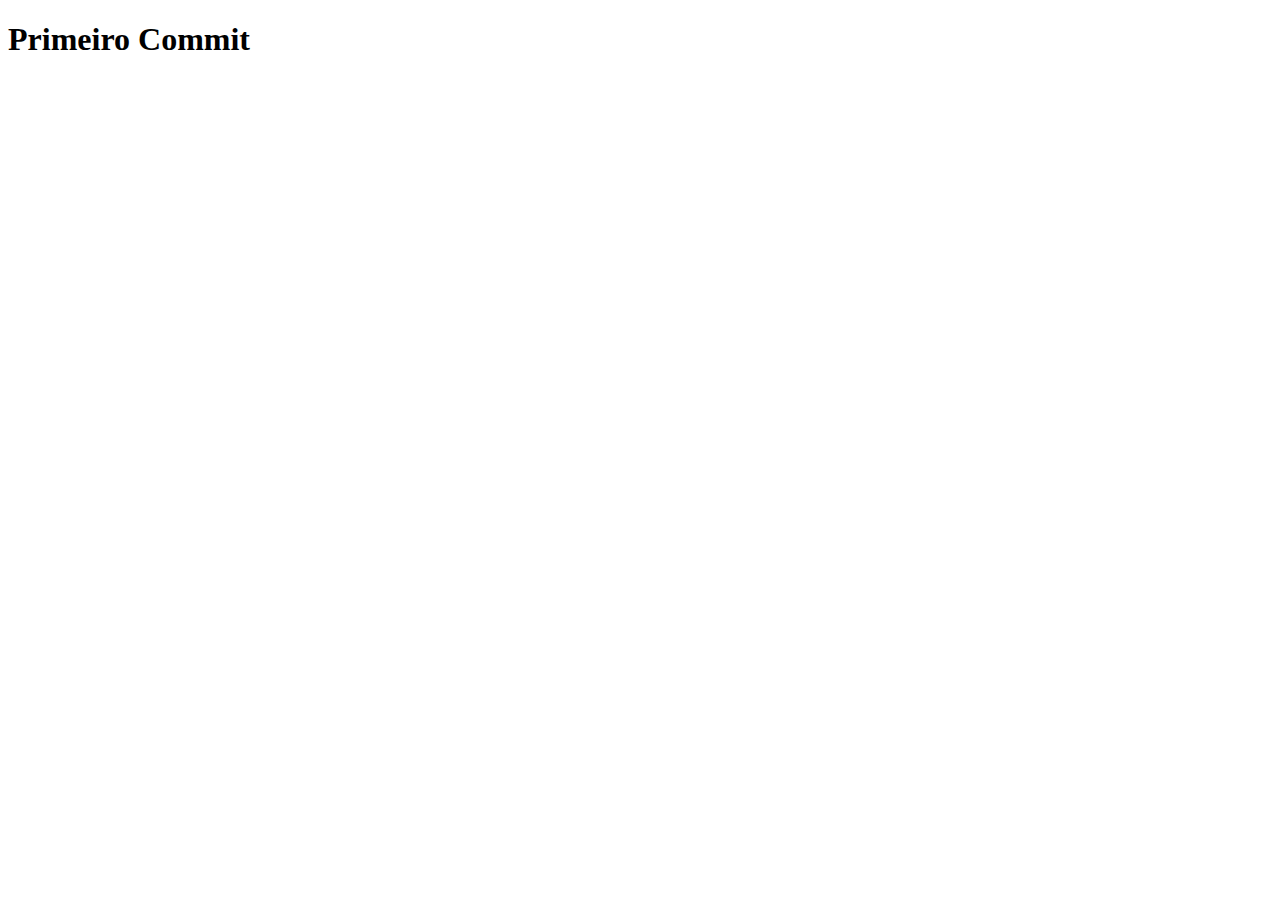
<file: index.html>
<!DOCTYPE html>
<html lang="pt-br">
<head>
    <meta charset="UTF-8">
    <meta name="viewport" content="width=device-width, initial-scale=1.0">
    <title>Sistema Financeiro</title>
</head>
<body>
    <h1>Primeiro Commit</h1>
</body>
</html>
</file>
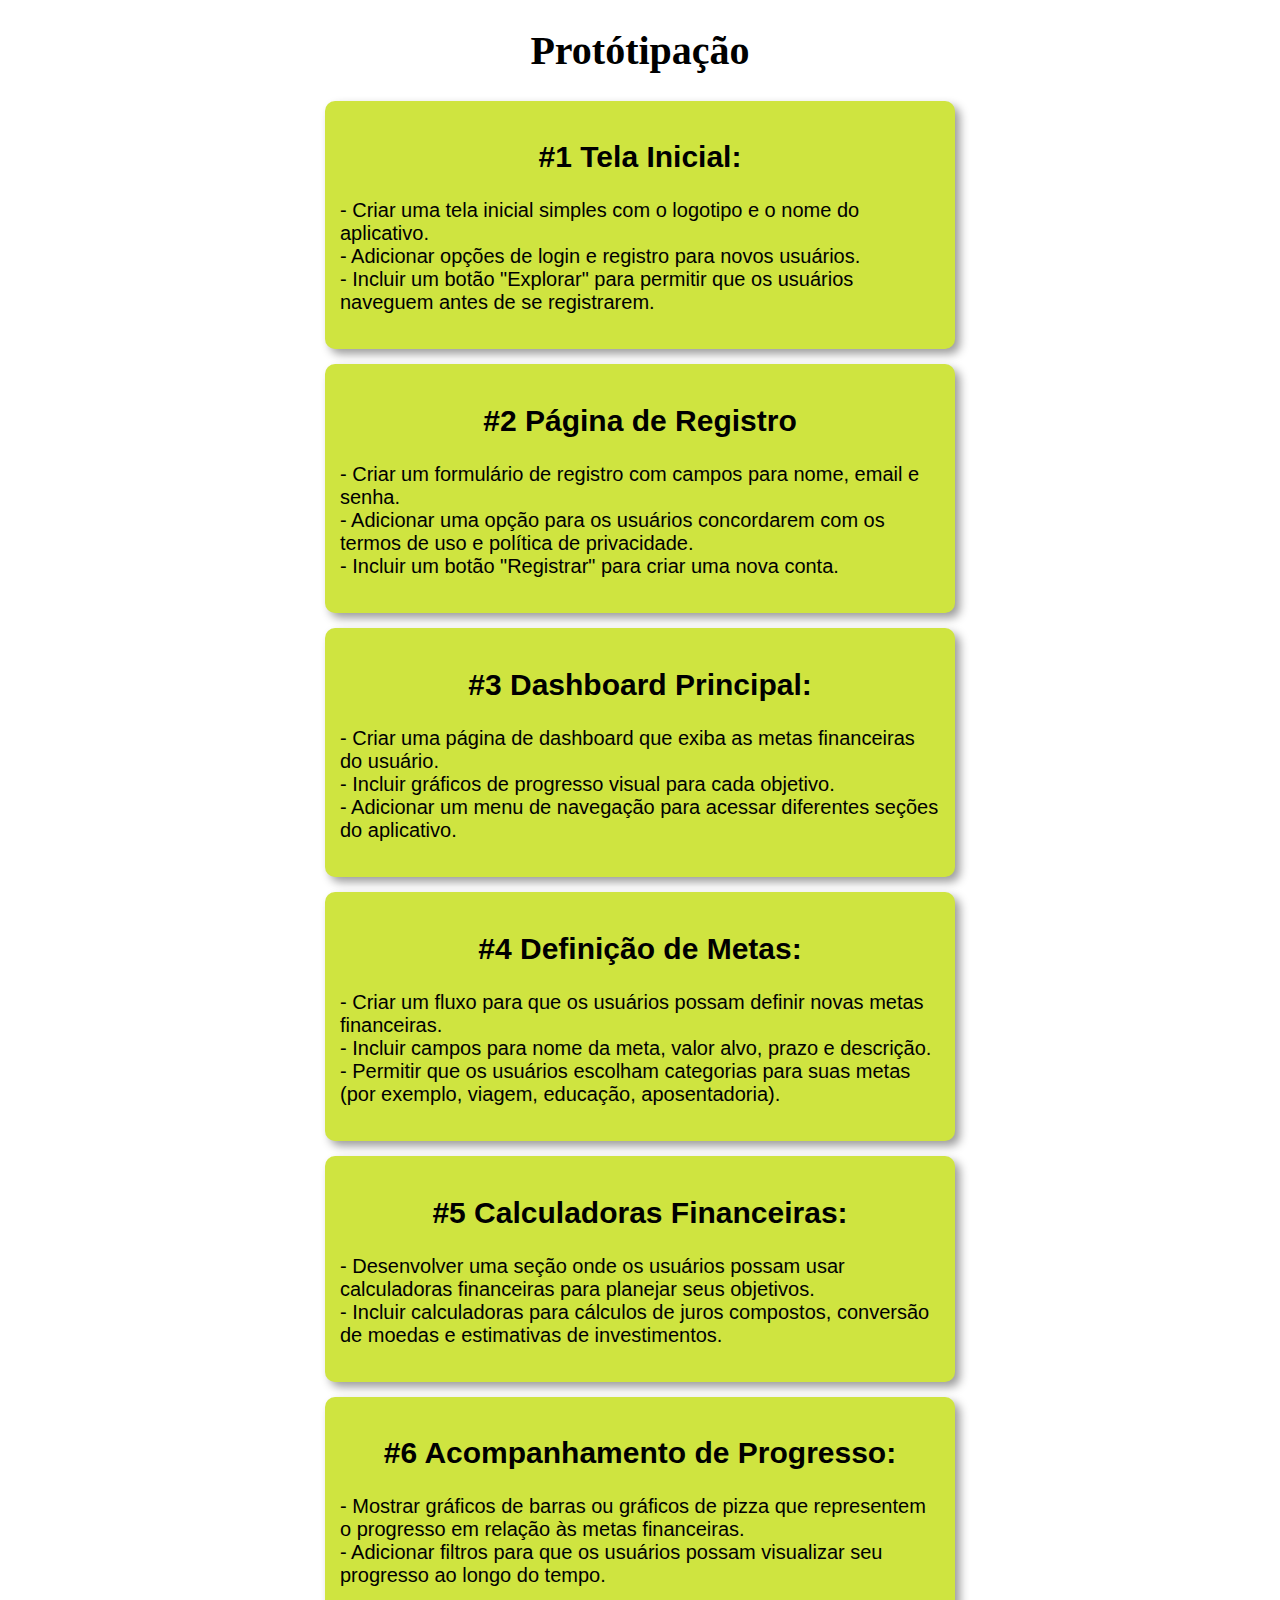
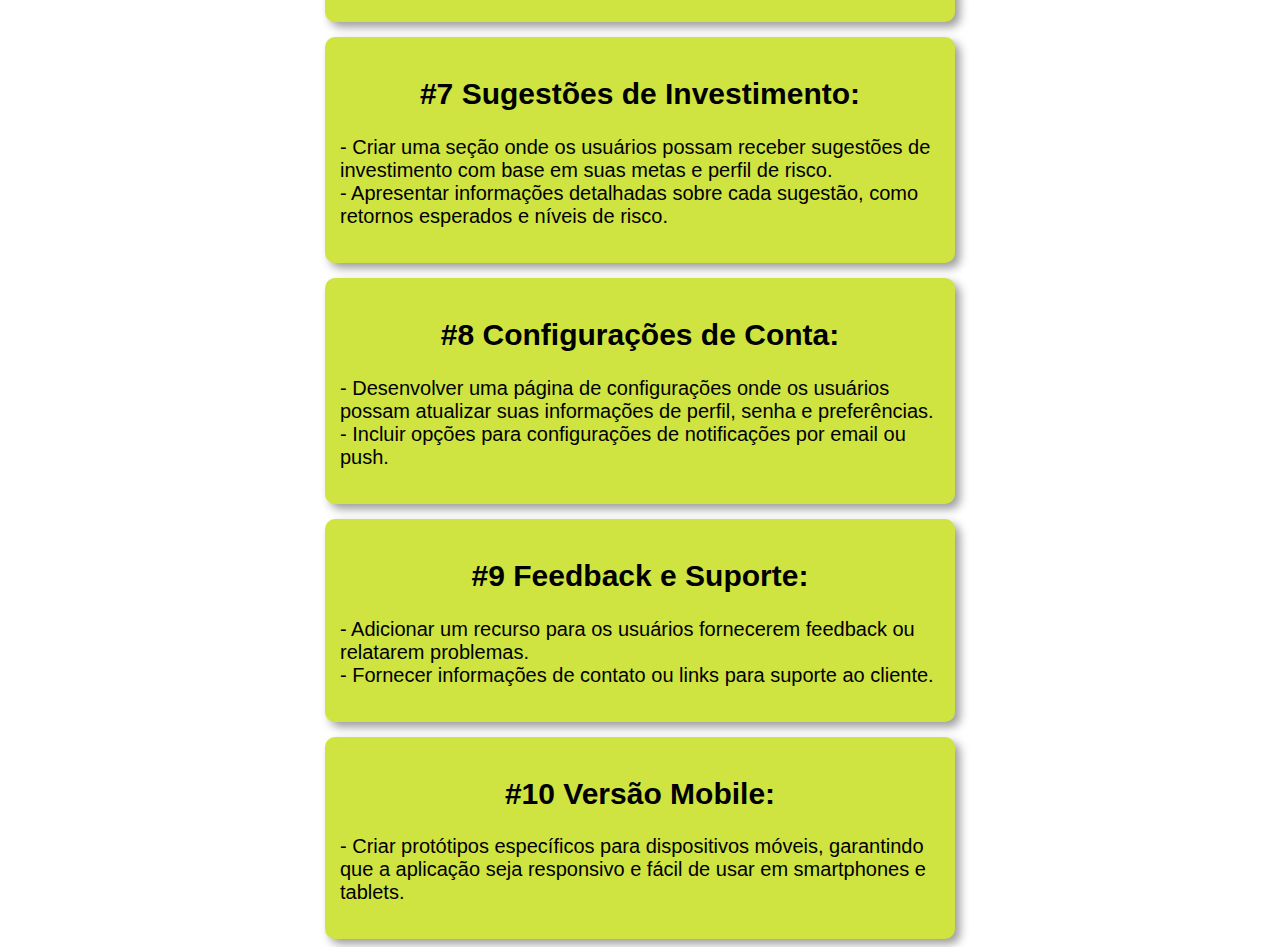
<file: Prototipação/index.html>
<!DOCTYPE html>
<html lang="pt-br">
<head>
    <meta charset="UTF-8">
    <meta name="viewport" content="width=device-width, initial-scale=1.0">
    <title>Protótipação</title>
    <link rel="stylesheet" href="style.css">
</head>
<body>
    <h1>Protótipação</h1>
    <section>
        <h2>#1 Tela Inicial:</h2>
            <p>
                - Criar uma tela inicial simples com o logotipo e o nome do aplicativo.<br>
                - Adicionar opções de login e registro para novos usuários.<br>
                - Incluir um botão "Explorar" para permitir que os usuários naveguem antes de se registrarem.
            </p>
    </section>
    <section>
        <h2>#2 Página de Registro</h2>
        <p>
            - Criar um formulário de registro com campos para nome, email e senha.<br>
            - Adicionar uma opção para os usuários concordarem com os termos de uso e política de privacidade. <br>
            - Incluir um botão "Registrar" para criar uma nova conta.
        </p>
    </section>
    <section>
        <h2>#3 Dashboard Principal:</h2>
        <p>
            - Criar uma página de dashboard que exiba as metas financeiras do usuário. <br>
            - Incluir gráficos de progresso visual para cada objetivo. <br>
            - Adicionar um menu de navegação para acessar diferentes seções do aplicativo.
        </p>
    </section>
    <section>
        <h2>#4 Definição de Metas:</h2>
        <p>
            - Criar um fluxo para que os usuários possam definir novas metas financeiras. <br>
            - Incluir campos para nome da meta, valor alvo, prazo e descrição. <br>
            - Permitir que os usuários escolham categorias para suas metas (por exemplo, viagem, educação, aposentadoria).
        </p>
    </section>
    <section>
        <h2>#5 Calculadoras Financeiras:</h2>
        <p>
            - Desenvolver uma seção onde os usuários possam usar calculadoras financeiras para planejar seus objetivos. <br>
            - Incluir calculadoras para cálculos de juros compostos, conversão de moedas e estimativas de investimentos.
        </p>
    </section>
    <section>
        <h2>#6 Acompanhamento de Progresso:</h2>
        <p>
            - Mostrar gráficos de barras ou gráficos de pizza que representem o progresso em relação às metas financeiras. <br>
            - Adicionar filtros para que os usuários possam visualizar seu progresso ao longo do tempo.
        </p>
    </section>
    <section>
        <h2>#7 Sugestões de Investimento:</h2>
        <p>
            - Criar uma seção onde os usuários possam receber sugestões de investimento com base em suas metas e perfil de risco. <br>
            - Apresentar informações detalhadas sobre cada sugestão, como retornos esperados e níveis de risco.
        </p>
    </section>
    <section>
        <h2>#8 Configurações de Conta:</h2>
        <p>
            - Desenvolver uma página de configurações onde os usuários possam atualizar suas informações de perfil, senha e preferências. <br>
            - Incluir opções para configurações de notificações por email ou push.
        </p>
    </section>
    <section>
        <h2>#9 Feedback e Suporte:</h2>
        <p>
            - Adicionar um recurso para os usuários fornecerem feedback ou relatarem problemas. <br>
            - Fornecer informações de contato ou links para suporte ao cliente.
        </p>
    </section>
    <section>
        <h2>#10 Versão Mobile:</h2>
        <p>
            - Criar protótipos específicos para dispositivos móveis, garantindo que a aplicação seja responsivo e fácil de usar em smartphones e tablets.
        </p>
    </section>
</body>
</html>
</file>
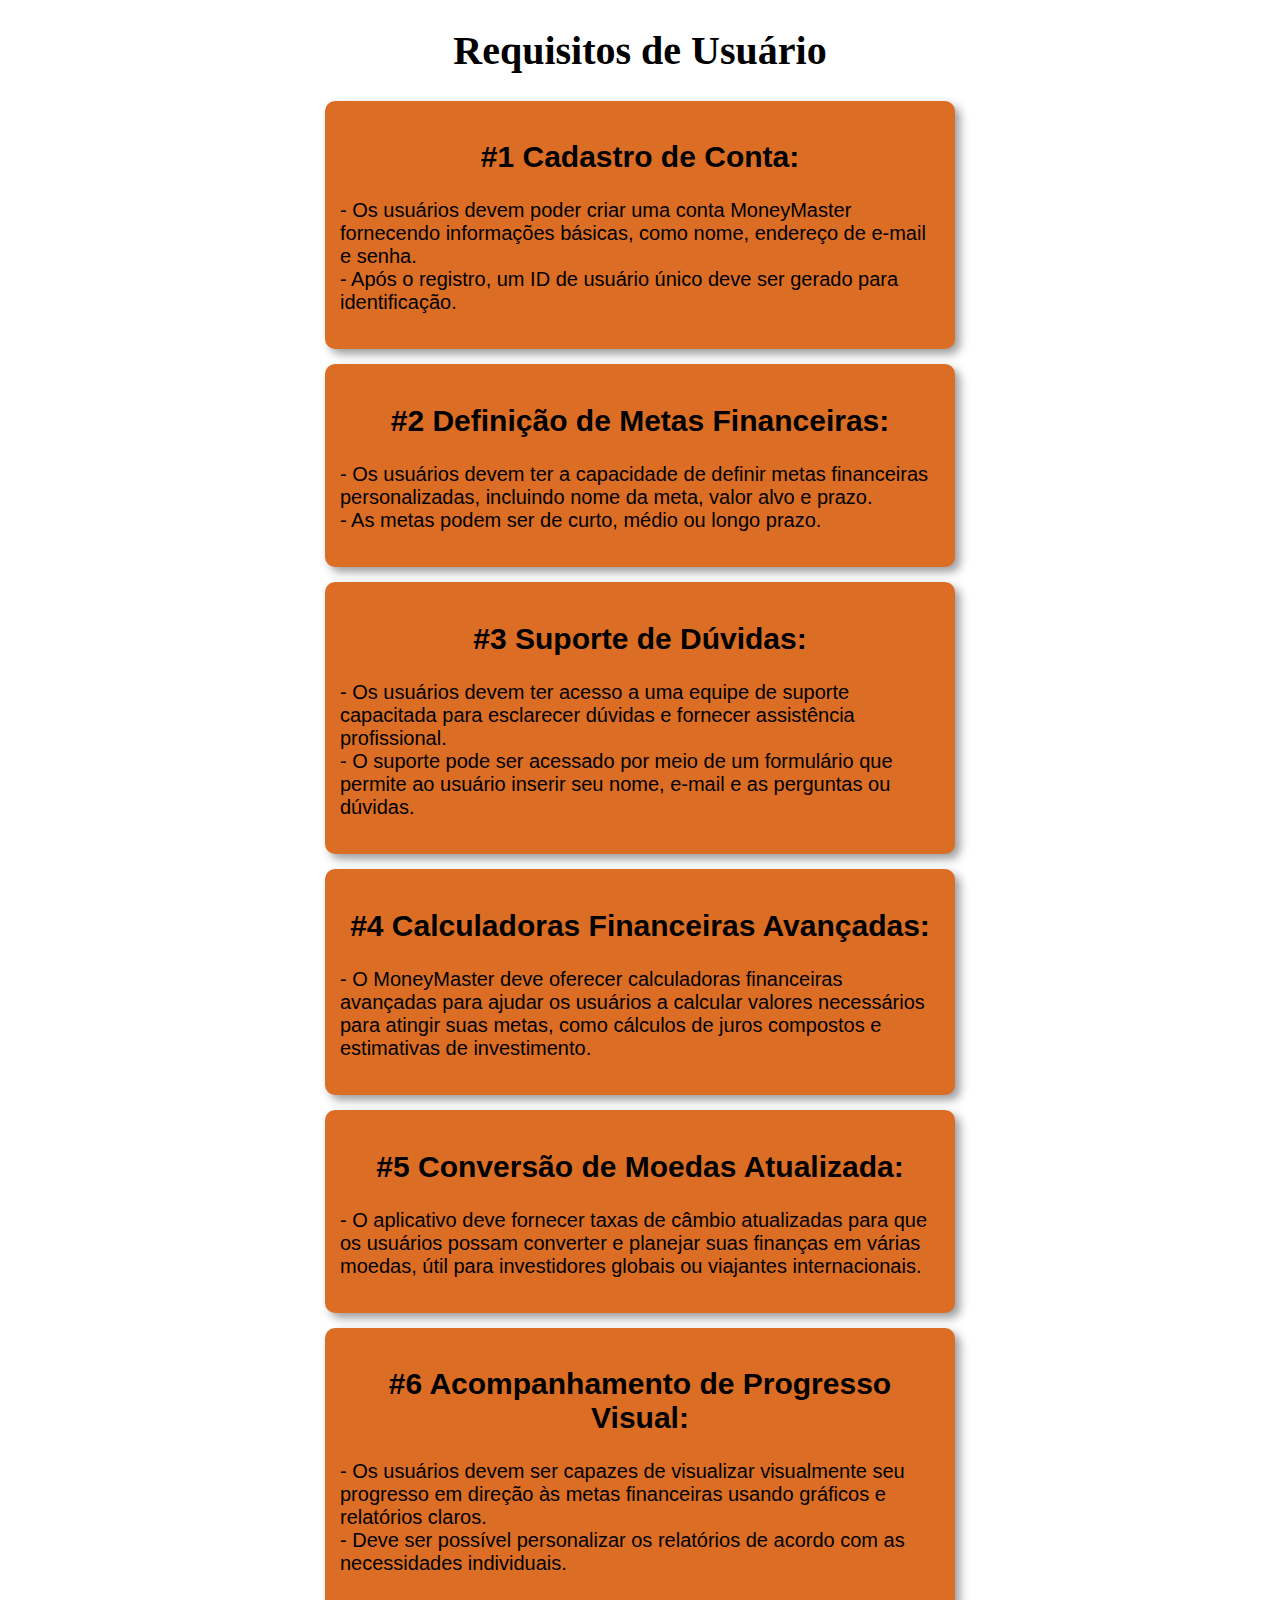
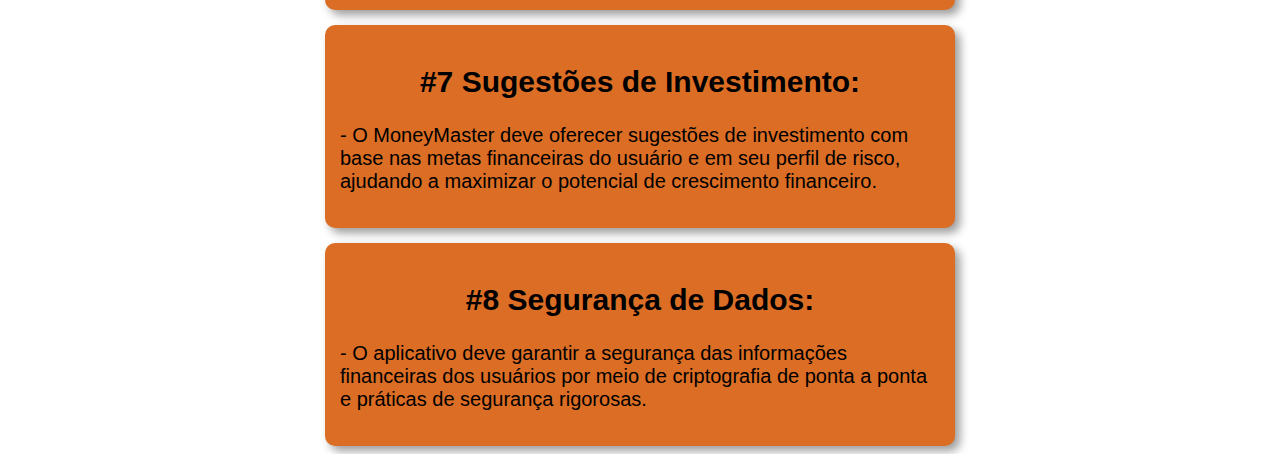
<file: Requisitos de Usuário/index.html>
<!DOCTYPE html>
<html lang="pt-br">
  <head>
    <meta charset="UTF-8" />
    <meta name="viewport" content="width=device-width, initial-scale=1.0" />
    <title>Requisitos de Usuário</title>
    <link rel="stylesheet" href="style.css" />
  </head>
  <body>
    <h1>Requisitos de Usuário</h1>
    <section>
      <h2>#1 Cadastro de Conta:</h2>
      <p>
        - Os usuários devem poder criar uma conta MoneyMaster fornecendo
        informações básicas, como nome, endereço de e-mail e senha.<br />
        - Após o registro, um ID de usuário único deve ser gerado para
        identificação.
      </p>
    </section>
    <section>
      <h2>#2 Definição de Metas Financeiras:</h2>
      <p>
        - Os usuários devem ter a capacidade de definir metas financeiras
        personalizadas, incluindo nome da meta, valor alvo e prazo. <br />
        - As metas podem ser de curto, médio ou longo prazo.
      </p>
    </section>
    <section>
      <h2>#3 Suporte de Dúvidas:</h2>
      <p>
        - Os usuários devem ter acesso a uma equipe de suporte capacitada para
        esclarecer dúvidas e fornecer assistência profissional. <br />
        - O suporte pode ser acessado por meio de um formulário que permite ao
        usuário inserir seu nome, e-mail e as perguntas ou dúvidas.
      </p>
    </section>
    <section>
      <h2>#4 Calculadoras Financeiras Avançadas:</h2>
      <p>
        - O MoneyMaster deve oferecer calculadoras financeiras avançadas para
        ajudar os usuários a calcular valores necessários para atingir suas
        metas, como cálculos de juros compostos e estimativas de investimento.
      </p>
    </section>
    <section>
      <h2>#5 Conversão de Moedas Atualizada:</h2>
      <p>
        - O aplicativo deve fornecer taxas de câmbio atualizadas para que os
        usuários possam converter e planejar suas finanças em várias moedas,
        útil para investidores globais ou viajantes internacionais. <br />
      </p>
    </section>
    <section>
      <h2>#6 Acompanhamento de Progresso Visual:</h2>
      <p>
        - Os usuários devem ser capazes de visualizar visualmente seu progresso
        em direção às metas financeiras usando gráficos e relatórios claros.
        <br />
        - Deve ser possível personalizar os relatórios de acordo com as
        necessidades individuais.
      </p>
    </section>
    <section>
      <h2>#7 Sugestões de Investimento:</h2>
      <p>
        - O MoneyMaster deve oferecer sugestões de investimento com base nas
        metas financeiras do usuário e em seu perfil de risco, ajudando a
        maximizar o potencial de crescimento financeiro.
      </p>
    </section>
    <section>
      <h2>#8 Segurança de Dados:</h2>
      <p>
        - O aplicativo deve garantir a segurança das informações financeiras dos
        usuários por meio de criptografia de ponta a ponta e práticas de
        segurança rigorosas.
      </p>
    </section>
  </body>
</html>
</file>
<file: Prototipação/style.css>
body {
    background-color: white;
    font: normal 15pt Arial;
}
header {
    color: white;
    text-align: center;
}

h1 {
    font-family:'Times New Roman', Times, serif ;
    text-align: center;
}

h2 {
    text-align: center;
}

p {
    font: normal 15pt Arial;
}

section {
    background-color: rgb(207, 228, 64);
    border-radius: 10px;
    padding: 15px;
    width: 600px;
    margin: auto;
    box-shadow: 5px 5px 10px rgba(0, 0, 0, 0.393);
    margin-top: 15px;
}
</file>
<file: Requisitos de Usuário/style.css>
body {
    background-color: white;
    font: normal 15pt Arial;
}
header {
    color: white;
    text-align: center;
}

h1 {
    font-family:'Times New Roman', Times, serif ;
    text-align: center;
}

h2 {
    text-align: center;
}

p {
    font: normal 15pt Arial;
}

section {
    background-color: rgb(219, 109, 36);
    border-radius: 10px;
    padding: 15px;
    width: 600px;
    margin: auto;
    box-shadow: 5px 5px 10px rgba(0, 0, 0, 0.393);
    margin-top: 15px;
}
</file>
